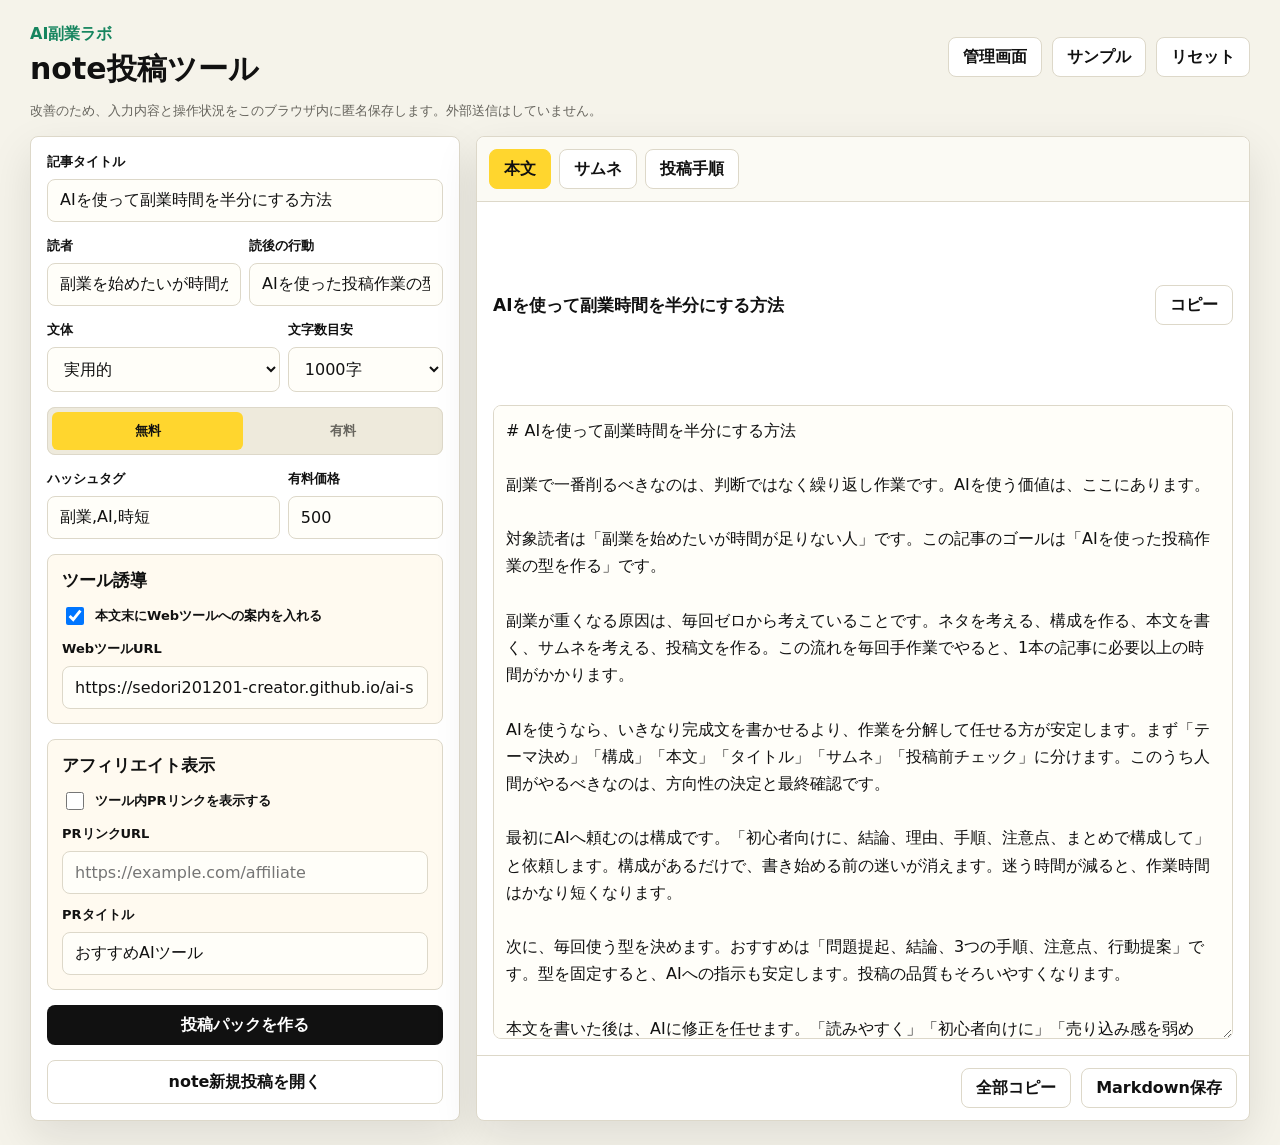
<file: index.html>
<!doctype html>
<html lang="ja">
  <head>
    <meta charset="utf-8">
    <meta name="viewport" content="width=device-width, initial-scale=1">
    <title>AI副業ラボ note投稿ツール</title>
    <link rel="stylesheet" href="styles.css">
  </head>
  <body>
    <main class="app-shell">
      <header class="topbar">
        <div>
          <p class="eyebrow">AI副業ラボ</p>
          <h1>note投稿ツール</h1>
        </div>
        <div class="top-actions">
          <a class="ghost-btn" href="admin.html">管理画面</a>
          <button id="sampleBtn" class="ghost-btn" type="button">サンプル</button>
          <button id="resetBtn" class="ghost-btn" type="button">リセット</button>
        </div>
      </header>

      <p class="privacy-note">
        改善のため、入力内容と操作状況をこのブラウザ内に匿名保存します。外部送信はしていません。
      </p>

      <section class="tool-grid">
        <form id="postForm" class="panel input-panel">
          <div class="field">
            <label for="theme">記事タイトル</label>
            <input id="theme" type="text" value="AIを使って副業時間を半分にする方法">
          </div>

          <div class="field-row">
            <div class="field">
              <label for="audience">読者</label>
              <input id="audience" type="text" value="副業を始めたいが時間が足りない人">
            </div>
            <div class="field">
              <label for="goal">読後の行動</label>
              <input id="goal" type="text" value="AIを使った投稿作業の型を作る">
            </div>
          </div>

          <div class="field-row compact">
            <div class="field">
              <label for="tone">文体</label>
              <select id="tone">
                <option value="practical">実用的</option>
                <option value="friendly">やさしい</option>
                <option value="premium">有料note向け</option>
              </select>
            </div>
            <div class="field">
              <label for="length">文字数目安</label>
              <select id="length">
                <option value="1000">1000字</option>
                <option value="1500">1500字</option>
                <option value="700">短め</option>
              </select>
            </div>
          </div>

          <fieldset class="segmented" aria-label="記事タイプ">
            <label>
              <input type="radio" name="paidMode" value="free" checked>
              <span>無料</span>
            </label>
            <label>
              <input type="radio" name="paidMode" value="paid">
              <span>有料</span>
            </label>
          </fieldset>

          <div class="field-row compact">
            <div class="field">
              <label for="tags">ハッシュタグ</label>
              <input id="tags" type="text" value="副業,AI,時短">
            </div>
            <div class="field">
              <label for="price">有料価格</label>
              <input id="price" type="number" min="100" step="100" value="500">
            </div>
          </div>

          <section class="panel-mini">
            <h2>ツール誘導</h2>
            <label class="toggle">
              <input id="toolCtaEnabled" type="checkbox" checked>
              <span>本文末にWebツールへの案内を入れる</span>
            </label>
            <div class="field">
              <label for="toolUrl">WebツールURL</label>
              <input id="toolUrl" type="url" value="https://sedori201201-creator.github.io/ai-sidejob-lab-tool/">
            </div>
          </section>

          <section class="panel-mini">
            <h2>アフィリエイト表示</h2>
            <label class="toggle">
              <input id="affiliateEnabled" type="checkbox">
              <span>ツール内PRリンクを表示する</span>
            </label>
            <div class="field">
              <label for="affiliateUrl">PRリンクURL</label>
              <input id="affiliateUrl" type="url" placeholder="https://example.com/affiliate">
            </div>
            <div class="field">
              <label for="affiliateTitle">PRタイトル</label>
              <input id="affiliateTitle" type="text" value="おすすめAIツール">
            </div>
          </section>

          <button class="primary-btn" type="submit">投稿パックを作る</button>
          <a id="openNoteLink" class="note-link" href="https://note.com/notes/new" target="_blank" rel="noopener">note新規投稿を開く</a>
        </form>

        <section class="panel output-panel">
          <div class="tabs" role="tablist" aria-label="出力">
            <button class="tab is-active" type="button" data-target="articlePane">本文</button>
            <button class="tab" type="button" data-target="thumbPane">サムネ</button>
            <button class="tab" type="button" data-target="publishPane">投稿手順</button>
          </div>

          <div id="articlePane" class="output-view is-active">
            <div class="output-header">
              <h2 id="generatedTitle">AIを使って副業時間を半分にする方法</h2>
              <button class="copy-btn" type="button" data-copy="articleText">コピー</button>
            </div>
            <textarea id="articleText" readonly></textarea>
          </div>

          <div id="thumbPane" class="output-view">
            <div class="thumb-layout">
              <canvas id="thumbnailCanvas" width="1280" height="670"></canvas>
              <div class="thumb-actions">
                <button id="downloadThumbBtn" class="primary-btn" type="button">サムネPNG保存</button>
                <button class="copy-btn" type="button" data-copy="thumbnailPrompt">プロンプトコピー</button>
              </div>
            </div>
            <textarea id="thumbnailPrompt" readonly></textarea>
          </div>

          <div id="publishPane" class="output-view">
            <div class="output-header">
              <h2>note公開チェック</h2>
              <button class="copy-btn" type="button" data-copy="publishText">コピー</button>
            </div>
            <textarea id="publishText" readonly></textarea>
          </div>

          <div id="affiliateCard" class="affiliate-card" hidden>
            <span>PR</span>
            <strong id="affiliateCardTitle">おすすめAIツール</strong>
            <a id="affiliateCardLink" href="#" target="_blank" rel="sponsored noopener">詳細を見る</a>
          </div>

          <div class="export-row">
            <button id="copyAllBtn" class="ghost-btn" type="button">全部コピー</button>
            <button id="downloadMdBtn" class="ghost-btn" type="button">Markdown保存</button>
          </div>
        </section>
      </section>
    </main>

    <script src="app.js"></script>
  </body>
</html>
</file>
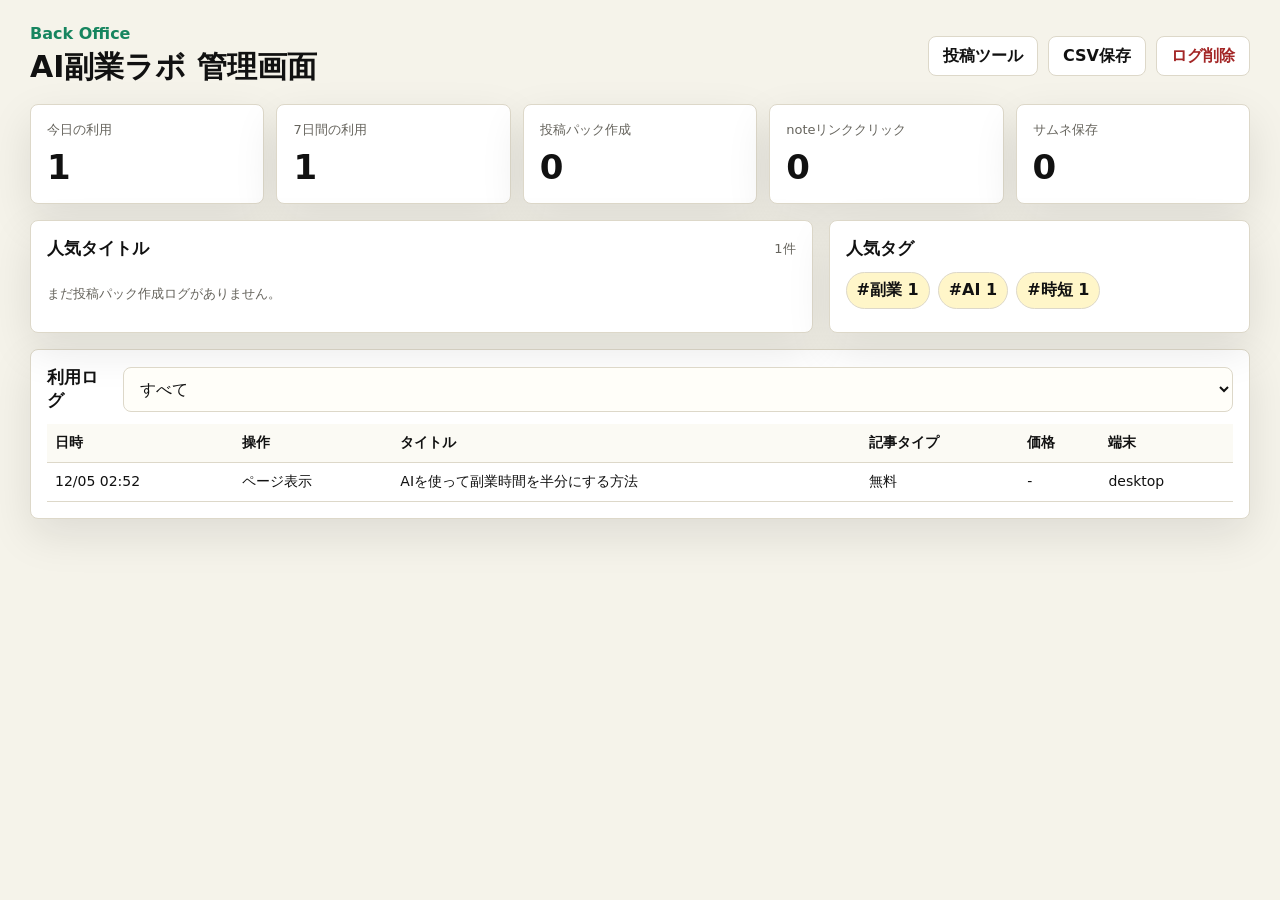
<file: admin.html>
<!doctype html>
<html lang="ja">
  <head>
    <meta charset="utf-8">
    <meta name="viewport" content="width=device-width, initial-scale=1">
    <title>AI副業ラボ 管理画面</title>
    <link rel="stylesheet" href="styles.css">
  </head>
  <body>
    <main class="app-shell">
      <header class="topbar">
        <div>
          <p class="eyebrow">Back Office</p>
          <h1>AI副業ラボ 管理画面</h1>
        </div>
        <div class="top-actions">
          <a class="ghost-btn" href="index.html">投稿ツール</a>
          <button id="exportCsvBtn" class="ghost-btn" type="button">CSV保存</button>
          <button id="clearLogsBtn" class="ghost-btn danger" type="button">ログ削除</button>
        </div>
      </header>

      <section class="metrics-grid">
        <article class="metric-card">
          <span>今日の利用</span>
          <strong id="todayCount">0</strong>
        </article>
        <article class="metric-card">
          <span>7日間の利用</span>
          <strong id="weekCount">0</strong>
        </article>
        <article class="metric-card">
          <span>投稿パック作成</span>
          <strong id="generateCount">0</strong>
        </article>
        <article class="metric-card">
          <span>noteリンククリック</span>
          <strong id="noteOpenCount">0</strong>
        </article>
        <article class="metric-card">
          <span>サムネ保存</span>
          <strong id="thumbDownloadCount">0</strong>
        </article>
      </section>

      <section class="admin-grid">
        <article class="panel admin-panel">
          <div class="output-header">
            <h2>人気タイトル</h2>
            <span id="totalLogs" class="muted"></span>
          </div>
          <div id="popularTitles" class="list-table"></div>
        </article>

        <article class="panel admin-panel">
          <h2>人気タグ</h2>
          <div id="popularTags" class="tag-list"></div>
        </article>
      </section>

      <section class="panel admin-panel">
        <div class="output-header">
          <h2>利用ログ</h2>
          <select id="eventFilter">
            <option value="all">すべて</option>
            <option value="page_view">ページ表示</option>
            <option value="generate_post_pack">投稿パック作成</option>
            <option value="download_thumbnail">サムネ保存</option>
            <option value="open_note">noteリンク</option>
            <option value="copy">コピー</option>
          </select>
        </div>
        <div class="table-wrap">
          <table>
            <thead>
              <tr>
                <th>日時</th>
                <th>操作</th>
                <th>タイトル</th>
                <th>記事タイプ</th>
                <th>価格</th>
                <th>端末</th>
              </tr>
            </thead>
            <tbody id="logTable"></tbody>
          </table>
        </div>
      </section>
    </main>

    <script src="admin.js"></script>
  </body>
</html>
</file>
<file: styles.css>
:root {
  --bg: #f5f3ea;
  --panel: #ffffff;
  --ink: #111111;
  --muted: #66645d;
  --line: #ddd8c9;
  --yellow: #ffd62e;
  --green: #16855f;
  --shadow: 0 16px 44px rgba(17, 17, 17, 0.1);
}

* {
  box-sizing: border-box;
}

body {
  margin: 0;
  min-height: 100vh;
  background: var(--bg);
  color: var(--ink);
  font-family: "Yu Gothic", "Meiryo", system-ui, sans-serif;
}

button,
input,
textarea,
select {
  font: inherit;
}

.app-shell {
  width: min(1220px, calc(100% - 28px));
  margin: 0 auto;
  padding: 24px 0;
}

.topbar {
  display: flex;
  justify-content: space-between;
  align-items: center;
  gap: 16px;
  margin-bottom: 16px;
}

.eyebrow {
  margin: 0 0 4px;
  color: var(--green);
  font-weight: 800;
}

h1,
h2 {
  margin: 0;
  letter-spacing: 0;
}

h1 {
  font-size: 30px;
}

h2 {
  font-size: 17px;
}

.top-actions,
.export-row,
.thumb-actions {
  display: flex;
  gap: 10px;
  align-items: center;
}

.tool-grid {
  display: grid;
  grid-template-columns: minmax(320px, 430px) minmax(0, 1fr);
  gap: 16px;
}

.panel,
.panel-mini {
  background: var(--panel);
  border: 1px solid var(--line);
  border-radius: 8px;
  box-shadow: var(--shadow);
}

.input-panel {
  display: grid;
  align-content: start;
  gap: 15px;
  padding: 16px;
}

.panel-mini {
  display: grid;
  gap: 12px;
  padding: 14px;
  box-shadow: none;
  background: #fffaf0;
}

.field,
.field-row {
  display: grid;
  gap: 8px;
}

.field-row {
  grid-template-columns: 1fr 1fr;
}

.field-row.compact {
  grid-template-columns: 1.2fr 0.8fr;
}

label {
  font-size: 13px;
  font-weight: 800;
}

input,
textarea,
select {
  width: 100%;
  border: 1px solid var(--line);
  border-radius: 8px;
  padding: 11px 12px;
  color: var(--ink);
  background: #fffef9;
  outline: none;
}

textarea {
  resize: vertical;
  line-height: 1.7;
}

input:focus,
textarea:focus,
select:focus {
  border-color: var(--green);
  box-shadow: 0 0 0 3px rgba(22, 133, 95, 0.15);
}

.segmented {
  margin: 0;
  padding: 4px;
  border: 1px solid var(--line);
  border-radius: 8px;
  display: grid;
  grid-template-columns: 1fr 1fr;
  gap: 4px;
  background: #eeeadc;
}

.segmented input {
  position: absolute;
  opacity: 0;
}

.segmented span {
  display: grid;
  place-items: center;
  min-height: 38px;
  border-radius: 6px;
  color: var(--muted);
  font-weight: 800;
}

.segmented input:checked + span {
  background: var(--yellow);
  color: var(--ink);
}

.toggle {
  display: flex;
  align-items: center;
  gap: 8px;
}

.toggle input {
  width: 18px;
  height: 18px;
}

.primary-btn,
.ghost-btn,
.copy-btn,
.tab,
.note-link {
  min-height: 40px;
  border: 0;
  border-radius: 8px;
  cursor: pointer;
  font-weight: 900;
}

.primary-btn {
  background: var(--ink);
  color: #fff;
}

.ghost-btn,
.copy-btn,
.tab,
.note-link {
  display: inline-grid;
  place-items: center;
  padding: 0 14px;
  background: #fff;
  color: var(--ink);
  border: 1px solid var(--line);
  text-decoration: none;
}

.note-link {
  min-height: 44px;
}

.output-panel {
  display: grid;
  grid-template-rows: auto 1fr auto auto;
  min-height: 720px;
}

.tabs {
  display: flex;
  gap: 8px;
  padding: 12px;
  border-bottom: 1px solid var(--line);
  background: #fbfaf4;
  border-radius: 8px 8px 0 0;
}

.tab.is-active {
  background: var(--yellow);
  border-color: var(--yellow);
}

.output-view {
  display: none;
  padding: 16px;
}

.output-view.is-active {
  display: grid;
  gap: 12px;
}

.output-header {
  display: flex;
  justify-content: space-between;
  gap: 12px;
  align-items: center;
}

.output-view textarea {
  min-height: 500px;
  background: #fffef9;
}

.thumb-layout {
  display: grid;
  gap: 12px;
}

canvas {
  width: 100%;
  max-height: 360px;
  border: 2px solid var(--ink);
  border-radius: 8px;
  background: var(--yellow);
}

.affiliate-card {
  display: flex;
  align-items: center;
  justify-content: space-between;
  gap: 12px;
  margin: 0 12px 12px;
  padding: 12px;
  background: var(--yellow);
  border: 2px solid var(--ink);
  border-radius: 8px;
}

.affiliate-card[hidden] {
  display: none;
}

.affiliate-card span {
  padding: 3px 8px;
  border-radius: 999px;
  background: var(--ink);
  color: #fff;
  font-weight: 900;
  font-size: 12px;
}

.affiliate-card a {
  color: var(--ink);
  font-weight: 900;
}

.export-row {
  justify-content: flex-end;
  padding: 12px;
  border-top: 1px solid var(--line);
}

.privacy-note {
  margin: -4px 0 16px;
  color: var(--muted);
  font-size: 13px;
}

.danger {
  color: #a32626;
}

.metrics-grid {
  display: grid;
  grid-template-columns: repeat(5, 1fr);
  gap: 12px;
  margin-bottom: 16px;
}

.metric-card {
  display: grid;
  gap: 8px;
  padding: 16px;
  background: var(--panel);
  border: 1px solid var(--line);
  border-radius: 8px;
  box-shadow: var(--shadow);
}

.metric-card span,
.muted {
  color: var(--muted);
  font-size: 13px;
}

.metric-card strong {
  font-size: 34px;
}

.admin-grid {
  display: grid;
  grid-template-columns: 1.3fr 0.7fr;
  gap: 16px;
  margin-bottom: 16px;
}

.admin-panel {
  padding: 16px;
}

.list-table {
  display: grid;
  gap: 8px;
  margin-top: 12px;
}

.list-table div {
  display: grid;
  grid-template-columns: 1fr auto;
  gap: 10px;
  padding: 10px 0;
  border-bottom: 1px solid var(--line);
}

.tag-list {
  display: flex;
  flex-wrap: wrap;
  gap: 8px;
  margin-top: 12px;
}

.tag-list span {
  padding: 7px 10px;
  border-radius: 999px;
  background: #fff6c9;
  border: 1px solid var(--line);
  font-weight: 800;
}

.table-wrap {
  overflow-x: auto;
  margin-top: 12px;
}

table {
  width: 100%;
  border-collapse: collapse;
  font-size: 14px;
}

th,
td {
  padding: 10px 8px;
  border-bottom: 1px solid var(--line);
  text-align: left;
  vertical-align: top;
}

th {
  background: #fbfaf4;
}

@media (max-width: 880px) {
  .tool-grid,
  .field-row,
  .field-row.compact {
    grid-template-columns: 1fr;
  }

  .topbar {
    align-items: flex-start;
  }

  .top-actions {
    flex-wrap: wrap;
    justify-content: flex-end;
  }

  .metrics-grid,
  .admin-grid {
    grid-template-columns: 1fr;
  }
}
</file>
